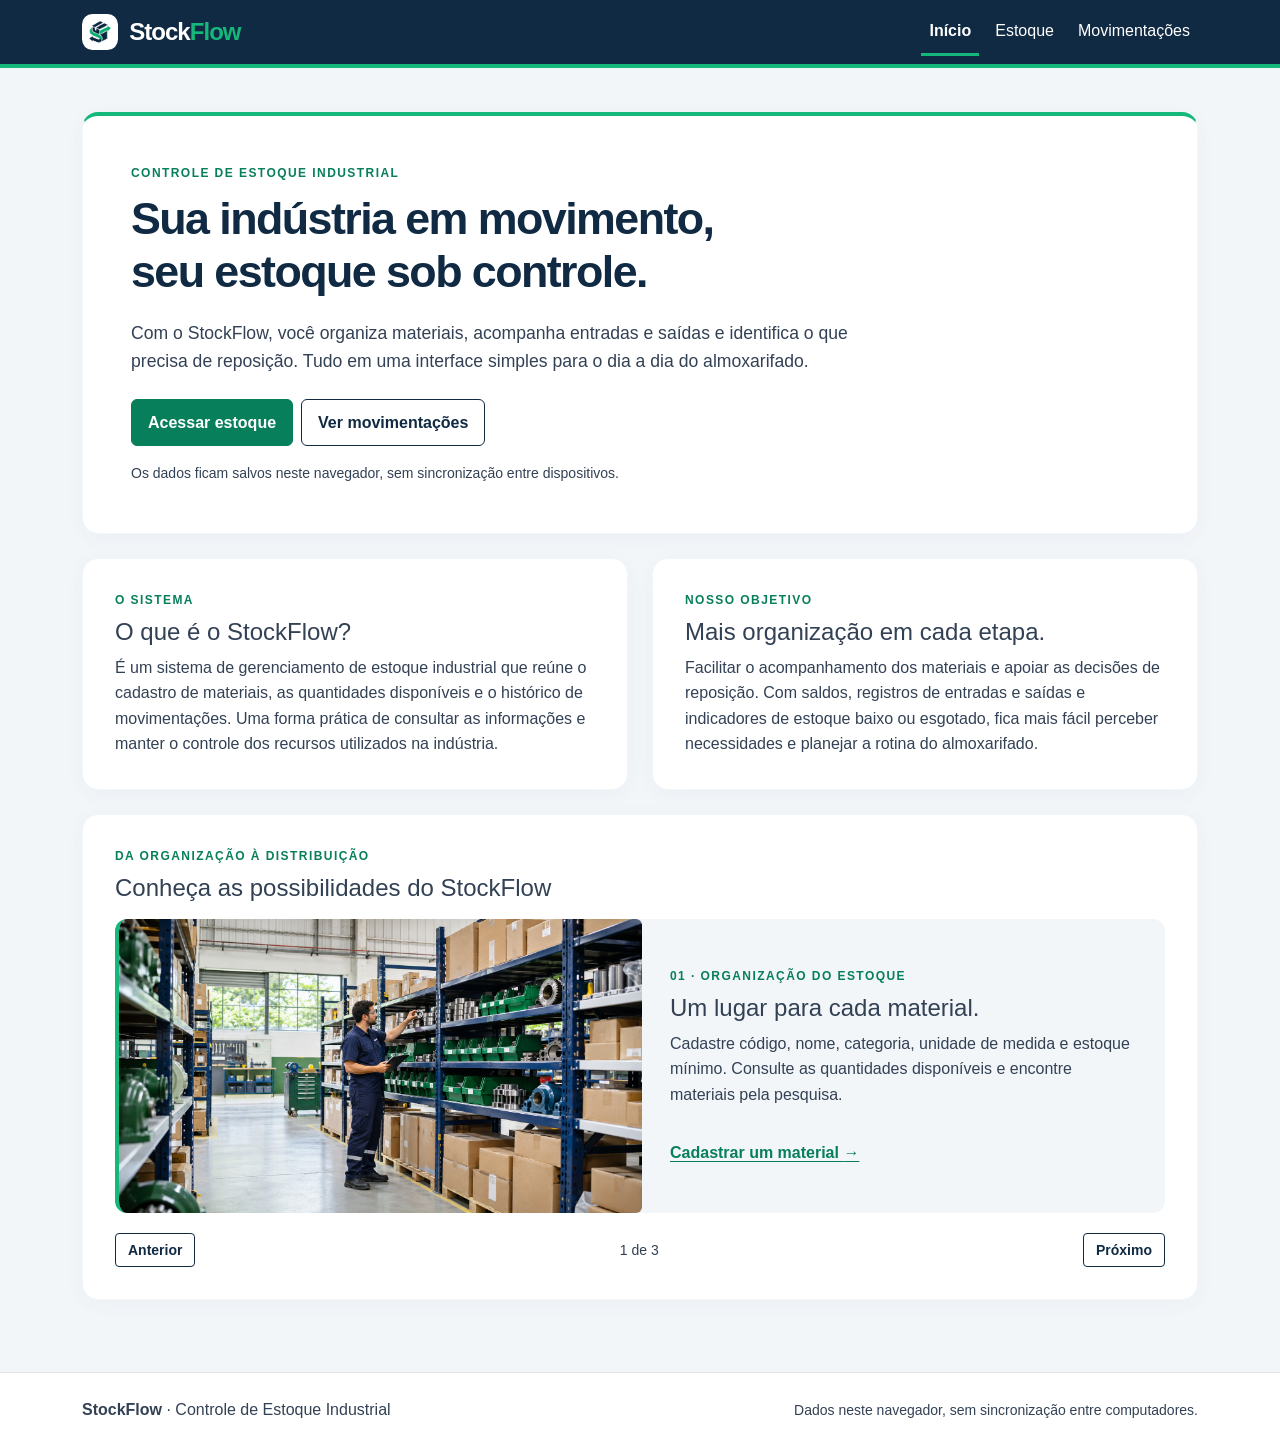
<file: index.html>
<!DOCTYPE html>
<html lang="pt-BR">
<head>
    <!-- Configurações da página e arquivos de estilo e comportamento. -->
    <meta charset="UTF-8">
    <meta name="viewport" content="width=device-width, initial-scale=1.0">
    <meta
        name="description"
        content="Conheça o StockFlow: organize materiais, acompanhe entradas e saídas e identifique necessidades de reposição no estoque industrial."
    >
    <title>Início | StockFlow</title>
    <link rel="icon" type="image/png" href="images/symbol-stockflow.png">
    <link
        href="https://cdn.jsdelivr.net/npm/bootstrap@5.3.8/dist/css/bootstrap.min.css"
        rel="stylesheet"
        integrity="sha384-sRIl4kxILFvY47J16cr9ZwB07vP4J8+LH7qKQnuqkuIAvNWLzeN8tE5YBujZqJLB"
        crossorigin="anonymous"
    >
    <link rel="stylesheet" href="style.css">
    <script
        src="https://cdn.jsdelivr.net/npm/bootstrap@5.3.8/dist/js/bootstrap.bundle.min.js"
        integrity="sha384-FKyoEForCGlyvwx9Hj09JcYn3nv7wiPVlz7YYwJrWVcXK/BmnVDxM+D2scQbITxI"
        crossorigin="anonymous"
        defer
    ></script>
    <script src="index.js" defer></script>
</head>
<body class="pagina-inicio">
    <a class="atalho-conteudo" href="#conteudo">Ir para o conteúdo</a>
    <!-- 1. Cabeçalho: marca e navegação entre as três páginas. -->
    <header class="cabecalho">
        <nav class="navbar navbar-expand-md" data-bs-theme="dark" aria-label="Navegação principal">
            <div class="container">
                <a
                    class="navbar-brand marca"
                    href="index.html"
                    aria-label="StockFlow: página inicial"
                >
                    <img src="images/symbol-stockflow.png" alt="" width="36" height="36">
                    <span>Stock<span class="marca-destaque">Flow</span></span>
                </a>
                <button
                    class="navbar-toggler"
                    type="button"
                    data-bs-toggle="collapse"
                    data-bs-target="#menu-principal"
                    aria-controls="menu-principal"
                    aria-expanded="false"
                    aria-label="Abrir ou fechar menu"
                >
                    <span class="navbar-toggler-icon"></span>
                </button>
                <div class="collapse navbar-collapse" id="menu-principal">
                    <ul class="navbar-nav ms-auto gap-md-2">
                        <li class="nav-item">
                            <a class="nav-link active" aria-current="page" href="index.html">Início</a>
                        </li>
                        <li class="nav-item">
                            <a class="nav-link" href="stock.html">Estoque</a>
                        </li>
                        <li class="nav-item">
                            <a class="nav-link" href="movements.html">Movimentações</a>
                        </li>
                    </ul>
                </div>
            </div>
        </nav>
    </header>
    <main class="container conteudo-principal" id="conteudo" tabindex="-1">
        <!-- 2. Apresentação do sistema e atalhos de acesso. -->
        <section class="painel abertura-inicio mb-4" aria-labelledby="titulo-pagina">
            <p class="identificador">Controle de estoque industrial</p>
            <h1 id="titulo-pagina">Sua indústria em movimento,<br>seu estoque sob controle.</h1>
            <p class="descricao-inicio">
                Com o StockFlow, você organiza materiais, acompanha entradas e saídas e identifica o
                que precisa de reposição. Tudo em uma interface simples para o dia a dia do
                almoxarifado.
            </p>
            <div class="d-flex gap-2 flex-wrap">
                <a class="btn btn-primary" href="stock.html">Acessar estoque</a>
                <a class="btn btn-outline-primary" href="movements.html">Ver movimentações</a>
            </div>
            <p class="small texto-secundario mt-3 mb-0">
                Os dados ficam salvos neste navegador, sem sincronização entre dispositivos.
            </p>
        </section>
        <!-- 3. Descrição do sistema e do seu objetivo. -->
        <div class="row g-4 mb-4">
            <div class="col-md-6">
                <section class="painel h-100" aria-labelledby="titulo-sistema">
                    <p class="identificador">O sistema</p>
                    <h2 class="h4" id="titulo-sistema">O que é o StockFlow?</h2>
                    <p class="mb-0">
                        É um sistema de gerenciamento de estoque industrial que reúne o cadastro de
                        materiais, as quantidades disponíveis e o histórico de movimentações. Uma
                        forma prática de consultar as informações e manter o controle dos recursos
                        utilizados na indústria.
                    </p>
                </section>
            </div>
            <div class="col-md-6">
                <section class="painel h-100" aria-labelledby="titulo-objetivo">
                    <p class="identificador">Nosso objetivo</p>
                    <h2 class="h4" id="titulo-objetivo">Mais organização em cada etapa.</h2>
                    <p class="mb-0">
                        Facilitar o acompanhamento dos materiais e apoiar as decisões de reposição.
                        Com saldos, registros de entradas e saídas e indicadores de estoque baixo ou
                        esgotado, fica mais fácil perceber necessidades e planejar a rotina do
                        almoxarifado.
                    </p>
                </section>
            </div>
        </div>
        <!-- 4. Carrossel: cada carousel-item representa um slide. -->
        <section class="painel mb-4" aria-labelledby="titulo-recursos">
            <p class="identificador">Da organização à distribuição</p>
            <h2 class="h4 mb-3" id="titulo-recursos">Conheça as possibilidades do StockFlow</h2>
            <noscript><p class="texto-secundario">Ative o JavaScript para navegar pelo carrossel e abrir o menu em telas pequenas.</p></noscript>
            <div
                class="carousel slide"
                id="carrossel-recursos"
                role="region"
                aria-roledescription="carrossel"
                aria-label="Recursos do StockFlow"
            >
                <div class="carousel-inner">
                    <div
                        class="carousel-item active"
                        role="group"
                        aria-roledescription="slide"
                        aria-label="1 de 3: organização do estoque"
                    >
                        <div class="slide-recurso">
                            <img
                                class="imagem-recurso"
                                src="images/stock-check.png"
                                alt="Profissional conferindo componentes nas prateleiras de um almoxarifado industrial."
                                width="1672"
                                height="941"
                                decoding="async"
                            >
                            <div class="texto-recurso">
                                <p class="identificador">01 · Organização do estoque</p>
                                <h3 class="h4">Um lugar para cada material.</h3>
                                <p>
                                    Cadastre código, nome, categoria, unidade de medida e estoque
                                    mínimo. Consulte as quantidades disponíveis e encontre materiais
                                    pela pesquisa.
                                </p>
                                <a class="link-recurso" href="stock.html#cadastro">Cadastrar um material <span aria-hidden="true">→</span></a>
                            </div>
                        </div>
                    </div>
                    <div
                        class="carousel-item"
                        role="group"
                        aria-roledescription="slide"
                        aria-label="2 de 3: recebimento de materiais"
                    >
                        <div class="slide-recurso">
                            <img
                                class="imagem-recurso"
                                src="images/receiving-check.png"
                                alt="Profissional conferindo rolamentos e peças recebidos em uma caixa sobre a bancada."
                                width="1672"
                                height="941"
                                loading="lazy"
                                decoding="async"
                            >
                            <div class="texto-recurso">
                                <p class="identificador">02 · Recebimento de materiais</p>
                                <h3 class="h4">Cada entrada registrada.</h3>
                                <p>
                                    Depois da conferência dos materiais, registre a entrada para
                                    atualizar o saldo. O histórico guarda a quantidade, a data, a
                                    hora e uma observação opcional.
                                </p>
                                <a class="link-recurso" href="movements.html">Registrar uma entrada <span aria-hidden="true">→</span></a>
                            </div>
                        </div>
                    </div>
                    <div
                        class="carousel-item"
                        role="group"
                        aria-roledescription="slide"
                        aria-label="3 de 3: distribuição de materiais"
                    >
                        <div class="slide-recurso">
                            <img
                                class="imagem-recurso"
                                src="images/materials-distribution.png"
                                alt="Dois profissionais entregando uma caixa de componentes no almoxarifado da fábrica."
                                width="1672"
                                height="941"
                                loading="lazy"
                                decoding="async"
                            >
                            <div class="texto-recurso">
                                <p class="identificador">03 · Distribuição de materiais</p>
                                <h3 class="h4">Acompanhe o que sai do estoque.</h3>
                                <p>
                                    Registre as saídas para acompanhar o uso dos materiais. O
                                    sistema bloqueia quantidades acima do saldo disponível e indica
                                    itens com estoque baixo ou esgotado.
                                </p>
                                <a class="link-recurso" href="movements.html">Registrar uma saída <span aria-hidden="true">→</span></a>
                            </div>
                        </div>
                    </div>
                </div>
                <div class="controles-carrossel">
                    <button
                        class="btn btn-outline-primary btn-sm"
                        type="button"
                        data-bs-target="#carrossel-recursos"
                        data-bs-slide="prev"
                    >Anterior</button>
                    <p
                        class="small mb-0"
                        id="status-carrossel"
                        aria-live="polite"
                        aria-atomic="true"
                    >
                        1 de 3
                    </p>
                    <button
                        class="btn btn-outline-primary btn-sm"
                        type="button"
                        data-bs-target="#carrossel-recursos"
                        data-bs-slide="next"
                    >Próximo</button>
                </div>
            </div>
        </section>
    </main>
    <!-- 5. Rodapé: identificação do sistema e aviso sobre os dados locais. -->
    <footer class="rodape">
        <div class="container rodape-conteudo">
            <p class="mb-0"><strong>StockFlow</strong> · Controle de Estoque Industrial</p>
            <p class="small mb-0">Dados neste navegador, sem sincronização entre computadores.</p>
        </div>
    </footer>
</body>
</html>
</file>
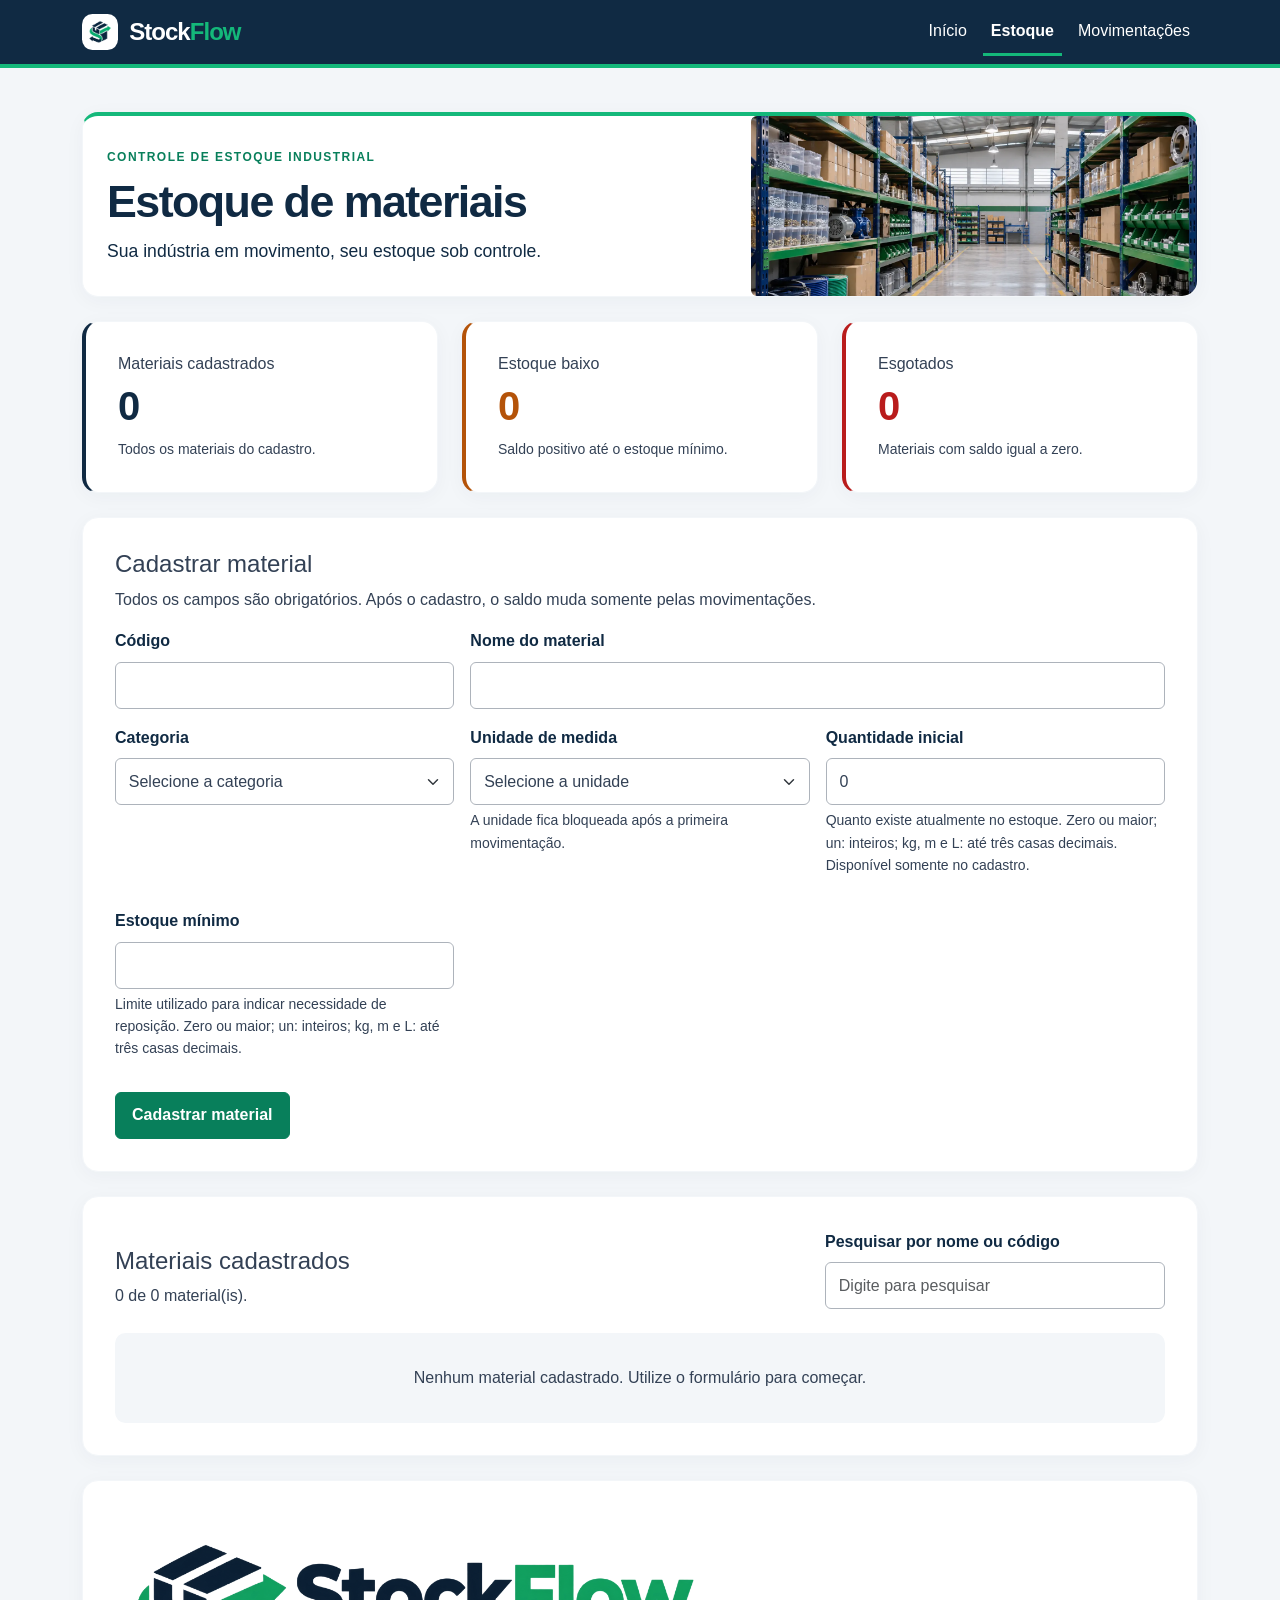
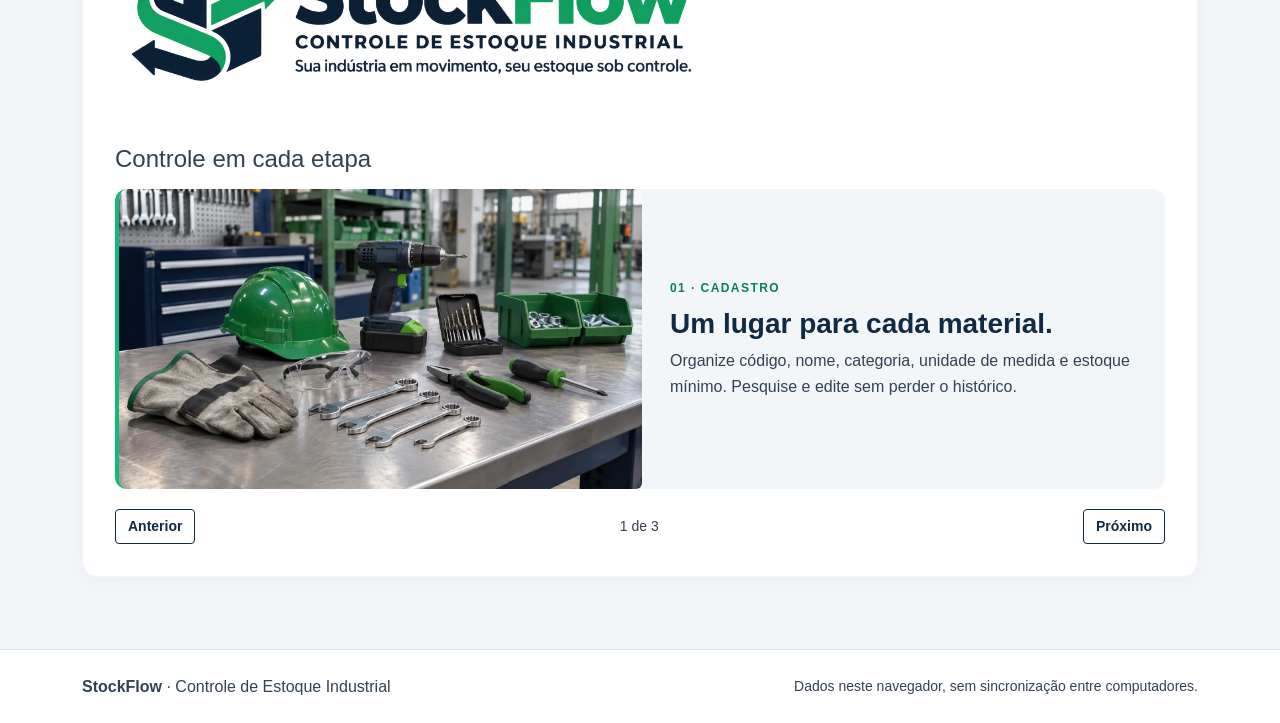
<file: estoque.html>
<!DOCTYPE html>
<html lang="pt-BR">
<head>
    <!-- Configurações da página e arquivos de estilo e comportamento. -->
    <meta charset="UTF-8">
    <meta name="viewport" content="width=device-width, initial-scale=1.0">
    <meta
        name="description"
        content="StockFlow: acompanhe os materiais e as necessidades de reposição do estoque industrial."
    >
    <title>Estoque | StockFlow</title>
    <link rel="icon" type="image/png" href="images/symbol-stockflow.png">
    <link
        href="https://cdn.jsdelivr.net/npm/bootstrap@5.3.8/dist/css/bootstrap.min.css"
        rel="stylesheet"
        integrity="sha384-sRIl4kxILFvY47J16cr9ZwB07vP4J8+LH7qKQnuqkuIAvNWLzeN8tE5YBujZqJLB"
        crossorigin="anonymous"
    >
    <link rel="stylesheet" href="style.css">
    <script
        src="https://cdn.jsdelivr.net/npm/bootstrap@5.3.8/dist/js/bootstrap.bundle.min.js"
        integrity="sha384-FKyoEForCGlyvwx9Hj09JcYn3nv7wiPVlz7YYwJrWVcXK/BmnVDxM+D2scQbITxI"
        crossorigin="anonymous"
        defer
    ></script>
    <script src="script.js" defer></script>
</head>
<body>
    <a class="atalho-conteudo" href="#conteudo">Ir para o conteúdo</a>
    <!-- 1. Cabeçalho: marca e navegação entre as três páginas. -->
    <header class="cabecalho">
        <nav class="navbar navbar-expand-md" data-bs-theme="dark" aria-label="Navegação principal">
            <div class="container">
                <a
                    class="navbar-brand marca"
                    href="index.html"
                    aria-label="StockFlow: página inicial"
                >
                    <img src="images/symbol-stockflow.png" alt="" width="36" height="36">
                    <span>Stock<span class="marca-destaque">Flow</span></span>
                </a>
                <button
                    class="navbar-toggler"
                    type="button"
                    data-bs-toggle="collapse"
                    data-bs-target="#menu-principal"
                    aria-controls="menu-principal"
                    aria-expanded="false"
                    aria-label="Abrir ou fechar menu"
                >
                    <span class="navbar-toggler-icon"></span>
                </button>
                <div class="collapse navbar-collapse" id="menu-principal">
                    <ul class="navbar-nav ms-auto gap-md-2">
                        <li class="nav-item">
                            <a class="nav-link" href="index.html">Início</a>
                        </li>
                        <li class="nav-item">
                            <a class="nav-link active" aria-current="page" href="estoque.html">Estoque</a>
                        </li>
                        <li class="nav-item">
                            <a class="nav-link" href="movements.html">Movimentações</a>
                        </li>
                    </ul>
                </div>
            </div>
        </nav>
    </header>
    <main class="container conteudo-principal" id="conteudo" tabindex="-1">
        <!-- 2. Mensagens do sistema e apresentação da página de estoque. -->
        <div class="mensagem mb-4" id="mensagem-sistema" role="alert" hidden></div>
        <noscript><p class="mensagem mensagem-erro">Ative o JavaScript para utilizar os formulários e consultar o estoque. O menu em telas pequenas também depende de JavaScript.</p></noscript>
        <section class="painel apresentacao mb-4" aria-labelledby="titulo-pagina">
            <div class="texto-apresentacao">
                <p class="identificador">Controle de estoque industrial</p>
                <h1 id="titulo-pagina">Estoque de materiais</h1>
                <p class="slogan mb-0">Sua indústria em movimento, seu estoque sob controle.</p>
            </div>
            <!-- Uma imagem compacta apresenta o contexto sem ocupar a área dos formulários. -->
            <img
                class="imagem-apresentacao"
                src="images/warehouse.webp"
                alt="Corredor de um almoxarifado com materiais organizados em prateleiras."
                width="1600"
                height="900"
                decoding="async"
            >
        </section>
        <!-- 3. Indicadores: os valores são preenchidos pelo script.js. -->
        <section class="row g-4 mb-4" aria-label="Indicadores de materiais">
            <div class="col-md-4">
                <article class="painel indicador h-100">
                    <h2 class="h6">Materiais cadastrados</h2>
                    <p class="valor-indicador" id="total-materiais">0</p>
                    <p class="small mb-0">Todos os materiais do cadastro.</p>
                </article>
            </div>
            <div class="col-md-4">
                <article class="painel indicador indicador-alerta h-100">
                    <h2 class="h6">Estoque baixo</h2>
                    <p class="valor-indicador" id="total-baixos">0</p>
                    <p class="small mb-0">Saldo positivo até o estoque mínimo.</p>
                </article>
            </div>
            <div class="col-md-4">
                <article class="painel indicador indicador-erro h-100">
                    <h2 class="h6">Esgotados</h2>
                    <p class="valor-indicador" id="total-esgotados">0</p>
                    <p class="small mb-0">Materiais com saldo igual a zero.</p>
                </article>
            </div>
        </section>
        <!-- 4. Formulário usado para cadastrar e editar materiais. -->
        <section class="painel mb-4" id="cadastro" aria-labelledby="titulo-cadastro">
            <h2 class="h4" id="titulo-cadastro">Cadastrar material</h2>
            <p class="texto-secundario">
                Todos os campos são obrigatórios. Após o cadastro, o saldo muda somente pelas
                movimentações.
            </p>
            <!-- novalidate deixa as mensagens de validação sob controle do script.js. -->
            <form id="formulario-material" novalidate>
                <fieldset id="campos-material">
                    <legend class="visually-hidden">Dados cadastrais do material</legend>
                    <div class="row g-3">
                        <div class="col-md-4">
                            <label class="form-label" for="codigo-material">Código</label>
                            <input
                                class="form-control"
                                id="codigo-material"
                                name="codigo"
                                type="text"
                                maxlength="40"
                                required
                            >
                        </div>
                        <div class="col-md-8">
                            <label class="form-label" for="nome-material">Nome do material</label>
                            <input
                                class="form-control"
                                id="nome-material"
                                name="nome"
                                type="text"
                                maxlength="120"
                                required
                            >
                        </div>
                        <div class="col-md-4">
                            <label class="form-label" for="categoria-material">Categoria</label>
                            <select
                                class="form-select"
                                id="categoria-material"
                                name="categoria"
                                required
                            >
                                <option value="">Selecione a categoria</option>
                                <option value="materia-prima">Matérias-primas</option>
                                <option value="componentes">Peças e componentes</option>
                                <option value="ferramentas">Ferramentas e acessórios</option>
                                <option value="seguranca">EPI e segurança</option>
                                <option value="eletricos">Materiais elétricos</option>
                                <option value="hidraulicos">Materiais hidráulicos e pneumáticos</option>
                                <option value="limpeza">Limpeza e higiene</option>
                                <option value="manutencao">Lubrificantes e produtos de manutenção</option>
                                <option value="embalagens">Embalagens</option>
                                <option value="escritorio">Materiais de escritório</option>
                                <option value="consumo">Materiais de consumo</option>
                                <option value="outros">Outros</option>
                            </select>
                        </div>
                        <div class="col-md-4">
                            <label class="form-label" for="unidade-material">Unidade de medida</label>
                            <select
                                class="form-select"
                                id="unidade-material"
                                name="unidade"
                                aria-describedby="ajuda-unidade"
                                required
                            >
                                <option value="">Selecione a unidade</option>
                                <option value="un">Unidade (un)</option>
                                <option value="kg">Quilograma (kg)</option>
                                <option value="m">Metro (m)</option>
                                <option value="l">Litro (L)</option>
                            </select>
                            <p class="form-text" id="ajuda-unidade">
                                A unidade fica bloqueada após a primeira movimentação.
                            </p>
                        </div>
                        <div class="col-md-4">
                            <label class="form-label" for="inicial-material">Quantidade inicial</label>
                            <input
                                class="form-control"
                                id="inicial-material"
                                name="quantidadeInicial"
                                type="text"
                                inputmode="decimal"
                                maxlength="24"
                                value="0"
                                aria-describedby="ajuda-inicial"
                                required
                            >
                            <p class="form-text" id="ajuda-inicial">
                                Quanto existe atualmente no estoque. Zero ou maior; un: inteiros;
                                kg, m e L: até três casas decimais. Disponível somente no cadastro.
                            </p>
                        </div>
                        <div class="col-md-4">
                            <label class="form-label" for="minimo-material">Estoque mínimo</label>
                            <input
                                class="form-control"
                                id="minimo-material"
                                name="estoqueMinimo"
                                type="text"
                                inputmode="decimal"
                                maxlength="24"
                                aria-describedby="ajuda-minimo"
                                required
                            >
                            <p class="form-text" id="ajuda-minimo">
                                Limite utilizado para indicar necessidade de reposição. Zero ou
                                maior; un: inteiros; kg, m e L: até três casas decimais.
                            </p>
                        </div>
                    </div>
                    <p class="mensagem mensagem-erro mt-3" id="erro-material" role="alert" hidden></p>
                    <div class="d-flex gap-2 flex-wrap mt-3">
                        <button class="btn btn-primary" id="salvar-material" type="submit">Cadastrar material</button>
                        <button
                            class="btn btn-outline-primary"
                            id="cancelar-edicao"
                            type="button"
                            hidden
                        >Cancelar edição</button>
                    </div>
                </fieldset>
            </form>
        </section>
        <!-- 5. Pesquisa e tabela: as linhas são criadas pelo JavaScript. -->
        <section class="painel mb-4" aria-labelledby="titulo-lista">
            <div class="cabecalho-painel">
                <div>
                    <h2 class="h4" id="titulo-lista">Materiais cadastrados</h2>
                    <p class="texto-secundario mb-0" id="resumo-materiais" role="status"></p>
                </div>
                <div class="campo-pesquisa">
                    <label class="form-label" for="pesquisa-material">Pesquisar por nome ou código</label>
                    <input
                        class="form-control"
                        id="pesquisa-material"
                        type="search"
                        placeholder="Digite para pesquisar"
                        autocomplete="off"
                    >
                </div>
            </div>
            <p class="estado-vazio" id="vazio-materiais">
                Nenhum material cadastrado. Utilize o formulário para começar.
            </p>
            <!-- Em telas pequenas, a rolagem fica somente na tabela. -->
            <div
                class="table-responsive"
                id="tabela-materiais"
                role="region"
                aria-label="Materiais cadastrados; role horizontalmente em telas pequenas"
                tabindex="0"
                hidden
            >
                <table class="table align-middle mb-0">
                    <caption class="visually-hidden">Cadastro de materiais com saldo, estoque mínimo e situação.</caption>
                    <thead>
                        <tr>
                            <th scope="col">Código</th>
                            <th scope="col">Material</th>
                            <th scope="col">Categoria</th>
                            <th scope="col">Unidade</th>
                            <th scope="col" class="text-end">Mínimo</th>
                            <th scope="col" class="text-end">Saldo</th>
                            <th scope="col">Situação</th>
                            <th scope="col">Ação</th>
                        </tr>
                    </thead>
                    <tbody id="lista-materiais"></tbody>
                </table>
            </div>
        </section>
        <!-- 6. Apresentação dos recursos em um carrossel do Bootstrap. -->
        <section class="painel mb-4" aria-labelledby="titulo-recursos">
            <img
                class="logomarca-completa"
                src="images/logo-stockflow.png"
                alt="StockFlow — Controle de Estoque Industrial. Sua indústria em movimento, seu estoque sob controle."
            >
            <h2 class="h4 mb-3" id="titulo-recursos">Controle em cada etapa</h2>
            <!-- O Bootstrap cuida dos slides; os botões permitem avanço manual. -->
            <div
                class="carousel slide"
                id="carrossel-recursos"
                role="region"
                aria-roledescription="carrossel"
                aria-label="Recursos do StockFlow"
            >
                <div class="carousel-inner">
                    <div
                        class="carousel-item active"
                        role="group"
                        aria-roledescription="slide"
                        aria-label="1 de 3: cadastro"
                    >
                        <div class="slide-recurso">
                            <!-- WebP deixa a imagem leve; o texto fica separado para facilitar a leitura. -->
                            <img
                                class="imagem-recurso"
                                src="images/tools-ppe.webp"
                                alt="Ferramentas, peças e equipamentos de proteção organizados em uma bancada."
                                width="1600"
                                height="900"
                                loading="lazy"
                                decoding="async"
                            >
                            <div class="texto-recurso">
                                <p class="identificador">01 · Cadastro</p>
                                <h3>Um lugar para cada material.</h3>
                                <p>
                                    Organize código, nome, categoria, unidade de medida e estoque
                                    mínimo. Pesquise e edite sem perder o histórico.
                                </p>
                            </div>
                        </div>
                    </div>
                    <div
                        class="carousel-item"
                        role="group"
                        aria-roledescription="slide"
                        aria-label="2 de 3: movimentações"
                    >
                        <div class="slide-recurso">
                            <img
                                class="imagem-recurso"
                                src="images/dispatch.webp"
                                alt="Conferência de caixas e componentes em uma bancada de recebimento e expedição."
                                width="1600"
                                height="900"
                                loading="lazy"
                                decoding="async"
                            >
                            <div class="texto-recurso">
                                <p class="identificador">02 · Movimentações</p>
                                <h3>Saiba o que entra e o que sai.</h3>
                                <p>
                                    Registre quantidades com data e hora automáticas. Saídas acima
                                    do saldo são bloqueadas para manter o estoque consistente.
                                </p>
                            </div>
                        </div>
                    </div>
                    <div
                        class="carousel-item"
                        role="group"
                        aria-roledescription="slide"
                        aria-label="3 de 3: alertas"
                    >
                        <div class="slide-recurso">
                            <img
                                class="imagem-recurso"
                                src="images/replenishment.webp"
                                alt="Caixas de peças com diferentes quantidades, incluindo uma com poucas unidades para reposição."
                                width="1600"
                                height="900"
                                loading="lazy"
                                decoding="async"
                            >
                            <div class="texto-recurso">
                                <p class="identificador">03 · Alertas</p>
                                <h3>Reposição no momento certo.</h3>
                                <p>
                                    Identifique materiais esgotados ou com estoque baixo na tabela
                                    de materiais. Cada situação combina texto e cor para facilitar a
                                    leitura.
                                </p>
                            </div>
                        </div>
                    </div>
                </div>
                <div class="controles-carrossel">
                    <button
                        class="btn btn-outline-primary btn-sm"
                        type="button"
                        data-bs-target="#carrossel-recursos"
                        data-bs-slide="prev"
                    >Anterior</button>
                    <p
                        class="small mb-0"
                        id="status-carrossel"
                        aria-live="polite"
                        aria-atomic="true"
                    >
                        1 de 3
                    </p>
                    <button
                        class="btn btn-outline-primary btn-sm"
                        type="button"
                        data-bs-target="#carrossel-recursos"
                        data-bs-slide="next"
                    >Próximo</button>
                </div>
            </div>
        </section>
    </main>
    <!-- 7. Rodapé compartilhado pelas páginas. -->
    <footer class="rodape">
        <div class="container rodape-conteudo">
            <p class="mb-0"><strong>StockFlow</strong> · Controle de Estoque Industrial</p>
            <p class="small mb-0">Dados neste navegador, sem sincronização entre computadores.</p>
        </div>
    </footer>
</body>
</html>
</file>
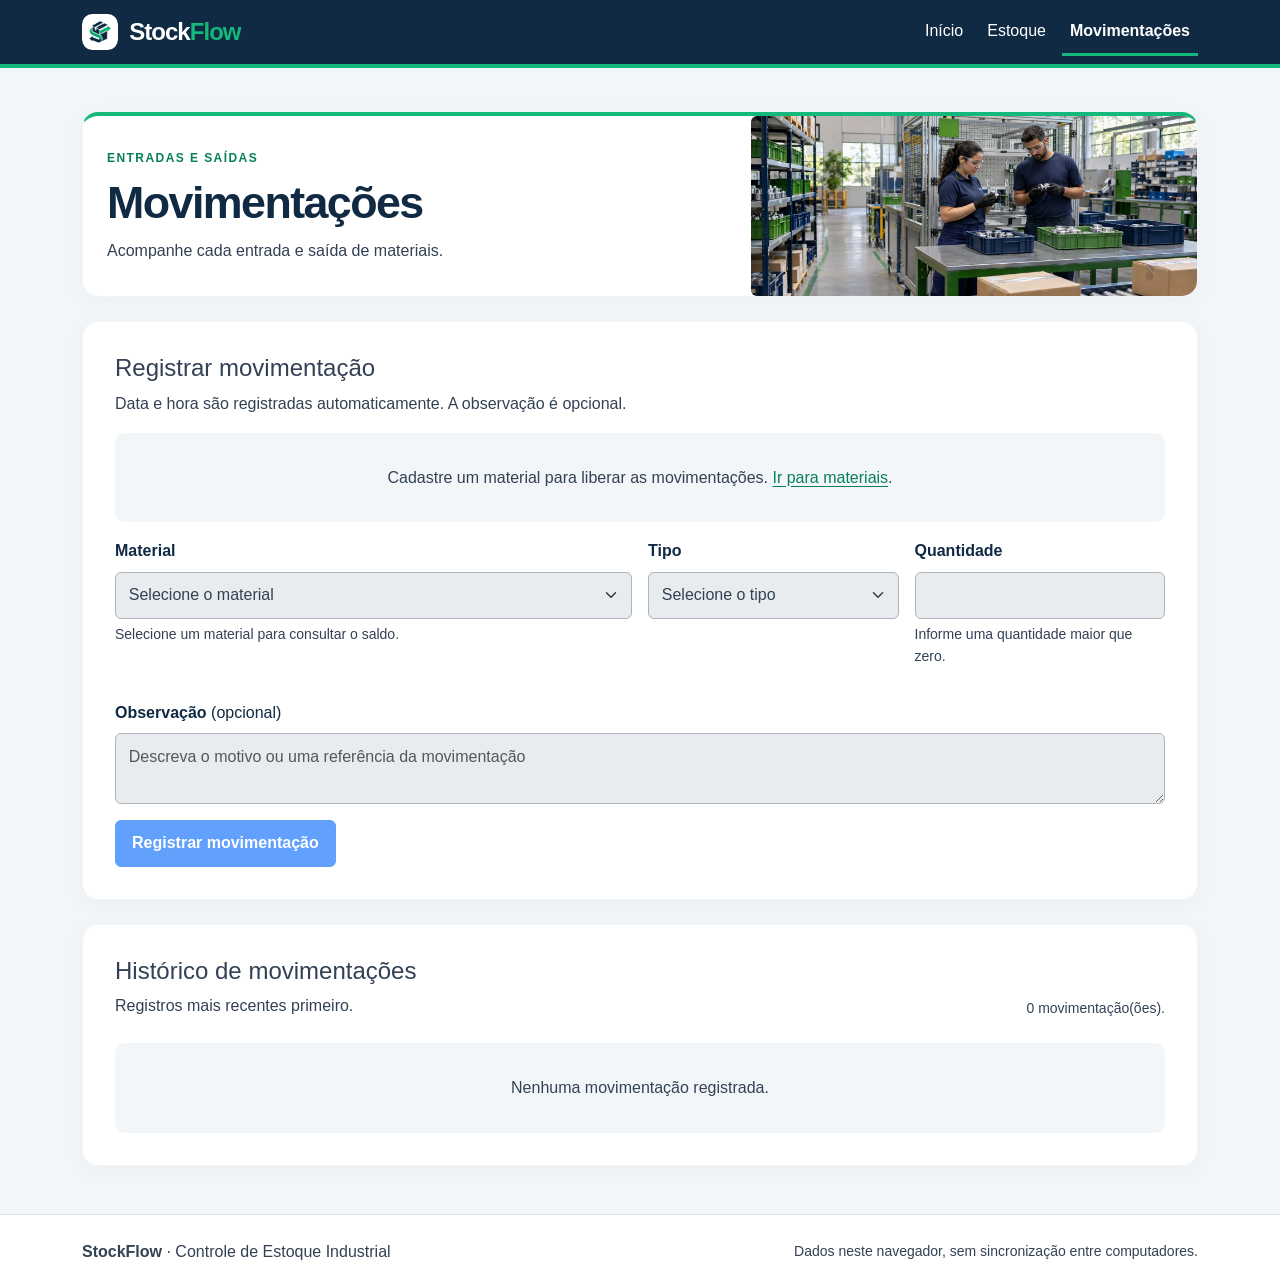
<file: movements.html>
<!DOCTYPE html>
<html lang="pt-BR">
<head>
    <!-- Configurações da página e arquivos de estilo e comportamento. -->
    <meta charset="UTF-8">
    <meta name="viewport" content="width=device-width, initial-scale=1.0">
    <meta
        name="description"
        content="Registre entradas e saídas e consulte o histórico de movimentações no StockFlow."
    >
    <title>Movimentações | StockFlow</title>
    <link rel="icon" type="image/png" href="images/symbol-stockflow.png">
    <link
        href="https://cdn.jsdelivr.net/npm/bootstrap@5.3.8/dist/css/bootstrap.min.css"
        rel="stylesheet"
        integrity="sha384-sRIl4kxILFvY47J16cr9ZwB07vP4J8+LH7qKQnuqkuIAvNWLzeN8tE5YBujZqJLB"
        crossorigin="anonymous"
    >
    <link rel="stylesheet" href="style.css">
    <script
        src="https://cdn.jsdelivr.net/npm/bootstrap@5.3.8/dist/js/bootstrap.bundle.min.js"
        integrity="sha384-FKyoEForCGlyvwx9Hj09JcYn3nv7wiPVlz7YYwJrWVcXK/BmnVDxM+D2scQbITxI"
        crossorigin="anonymous"
        defer
    ></script>
    <script src="script.js" defer></script>
</head>
<body>
    <a class="atalho-conteudo" href="#conteudo">Ir para o conteúdo</a>
    <!-- 1. Cabeçalho: marca e navegação entre as três páginas. -->
    <header class="cabecalho">
        <nav class="navbar navbar-expand-md" data-bs-theme="dark" aria-label="Navegação principal">
            <div class="container">
                <a
                    class="navbar-brand marca"
                    href="index.html"
                    aria-label="StockFlow: página inicial"
                >
                    <img src="images/symbol-stockflow.png" alt="" width="36" height="36">
                    <span>Stock<span class="marca-destaque">Flow</span></span>
                </a>
                <button
                    class="navbar-toggler"
                    type="button"
                    data-bs-toggle="collapse"
                    data-bs-target="#menu-principal"
                    aria-controls="menu-principal"
                    aria-expanded="false"
                    aria-label="Abrir ou fechar menu"
                >
                    <span class="navbar-toggler-icon"></span>
                </button>
                <div class="collapse navbar-collapse" id="menu-principal">
                    <ul class="navbar-nav ms-auto gap-md-2">
                        <li class="nav-item">
                            <a class="nav-link" href="index.html">Início</a>
                        </li>
                        <li class="nav-item">
                            <a class="nav-link" href="stock.html">Estoque</a>
                        </li>
                        <li class="nav-item">
                            <a class="nav-link active" aria-current="page" href="movements.html">Movimentações</a>
                        </li>
                    </ul>
                </div>
            </div>
        </nav>
    </header>
    <main class="container conteudo-principal" id="conteudo" tabindex="-1">
        <!-- 2. Mensagens do sistema e apresentação das movimentações. -->
        <div class="mensagem mb-4" id="mensagem-sistema" role="alert" hidden></div>
        <noscript><p class="mensagem mensagem-erro">Ative o JavaScript para utilizar os formulários e consultar o estoque. O menu em telas pequenas também depende de JavaScript.</p></noscript>
        <section class="painel apresentacao mb-4" aria-labelledby="titulo-pagina">
            <div class="texto-apresentacao">
                <p class="identificador">Entradas e saídas</p>
                <h1 id="titulo-pagina">Movimentações</h1>
                <p class="mb-0">Acompanhe cada entrada e saída de materiais.</p>
            </div>
            <img
                class="imagem-apresentacao"
                src="images/production.webp"
                alt="Equipe inspecionando peças em uma área de produção industrial organizada."
                width="1600"
                height="900"
                decoding="async"
            >
        </section>
        <!-- 3. Formulário para registrar uma entrada ou uma saída. -->
        <section class="painel mb-4" aria-labelledby="titulo-movimentacao">
            <h2 class="h4" id="titulo-movimentacao">Registrar movimentação</h2>
            <p class="texto-secundario">
                Data e hora são registradas automaticamente. A observação é opcional.
            </p>
            <p class="estado-vazio mb-3" id="aviso-sem-materiais">Cadastre um material para liberar as movimentações. <a href="stock.html#cadastro">Ir para materiais</a>.</p>
            <!-- novalidate deixa as mensagens de validação sob controle do script.js. -->
            <form id="formulario-movimentacao" novalidate>
                <fieldset id="campos-movimentacao">
                    <legend class="visually-hidden">Dados da movimentação</legend>
                    <div class="row g-3">
                        <div class="col-md-6">
                            <label class="form-label" for="material-movimentacao">Material</label>
                            <select
                                class="form-select"
                                id="material-movimentacao"
                                name="material"
                                aria-describedby="saldo-selecionado"
                                required
                            >
                                <option value="">Selecione o material</option>
                            </select>
                            <p class="form-text" id="saldo-selecionado" role="status">
                                Selecione um material para consultar o saldo.
                            </p>
                        </div>
                        <div class="col-md-3">
                            <label class="form-label" for="tipo-movimentacao">Tipo</label>
                            <select class="form-select" id="tipo-movimentacao" name="tipo" required>
                                <option value="">Selecione o tipo</option>
                                <option value="entrada">Entrada</option>
                                <option value="saida">Saída</option>
                            </select>
                        </div>
                        <div class="col-md-3">
                            <label class="form-label" for="quantidade-movimentacao">Quantidade</label>
                            <input
                                class="form-control"
                                id="quantidade-movimentacao"
                                name="quantidade"
                                type="text"
                                inputmode="decimal"
                                maxlength="24"
                                aria-describedby="ajuda-quantidade"
                                required
                            >
                            <p class="form-text" id="ajuda-quantidade">
                                Informe uma quantidade maior que zero.
                            </p>
                        </div>
                        <div class="col-12">
                            <label class="form-label" for="observacao-movimentacao">Observação <span class="fw-normal">(opcional)</span></label>
                            <textarea
                                class="form-control"
                                id="observacao-movimentacao"
                                name="observacao"
                                rows="2"
                                maxlength="500"
                                placeholder="Descreva o motivo ou uma referência da movimentação"
                            ></textarea>
                        </div>
                    </div>
                    <p
                        class="mensagem mensagem-erro mt-3"
                        id="erro-movimentacao"
                        role="alert"
                        hidden
                    ></p>
                    <button class="btn btn-primary mt-3" type="submit">Registrar movimentação</button>
                </fieldset>
            </form>
        </section>
        <!-- 4. Histórico: o JavaScript monta as linhas da tabela. -->
        <section class="painel" aria-labelledby="titulo-historico">
            <div class="cabecalho-painel">
                <div>
                    <h2 class="h4" id="titulo-historico">Histórico de movimentações</h2>
                    <p class="texto-secundario mb-0">Registros mais recentes primeiro.</p>
                </div>
                <p class="small mb-0" id="resumo-movimentacoes" role="status"></p>
            </div>
            <p class="estado-vazio" id="vazio-movimentacoes">Nenhuma movimentação registrada.</p>
            <!-- Em telas pequenas, a rolagem fica somente na tabela. -->
            <div
                class="table-responsive"
                id="tabela-movimentacoes"
                role="region"
                aria-label="Histórico; role horizontalmente em telas pequenas"
                tabindex="0"
                hidden
            >
                <table class="table align-middle mb-0">
                    <caption class="visually-hidden">Histórico com material, tipo, quantidade, unidade, data e observação.</caption>
                    <thead>
                        <tr>
                            <th scope="col">Material</th>
                            <th scope="col">Tipo</th>
                            <th scope="col" class="text-end">Quantidade</th>
                            <th scope="col">Unidade</th>
                            <th scope="col">Data e hora</th>
                            <th scope="col">Observação</th>
                        </tr>
                    </thead>
                    <tbody id="lista-movimentacoes"></tbody>
                </table>
            </div>
        </section>
    </main>
    <!-- 5. Rodapé compartilhado pelas páginas. -->
    <footer class="rodape">
        <div class="container rodape-conteudo">
            <p class="mb-0"><strong>StockFlow</strong> · Controle de Estoque Industrial</p>
            <p class="small mb-0">Dados neste navegador, sem sincronização entre computadores.</p>
        </div>
    </footer>
</body>
</html>
</file>
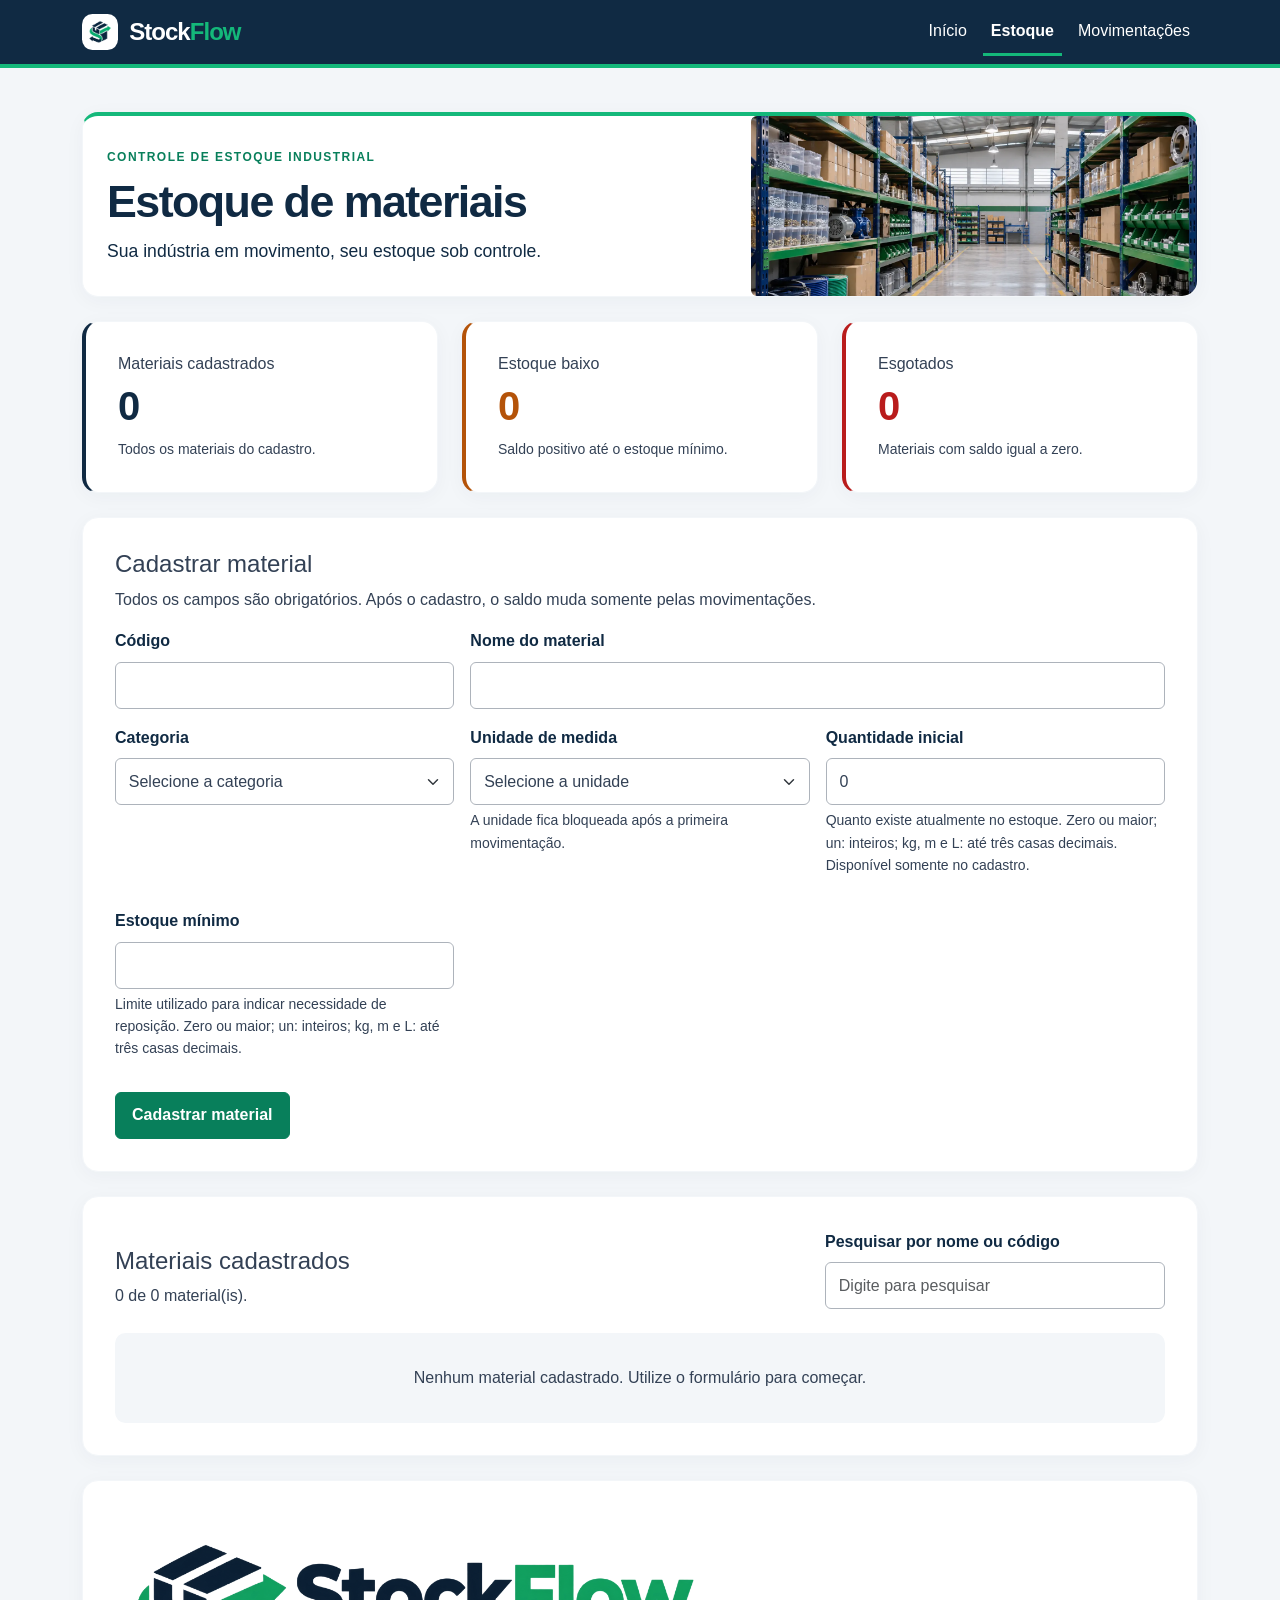
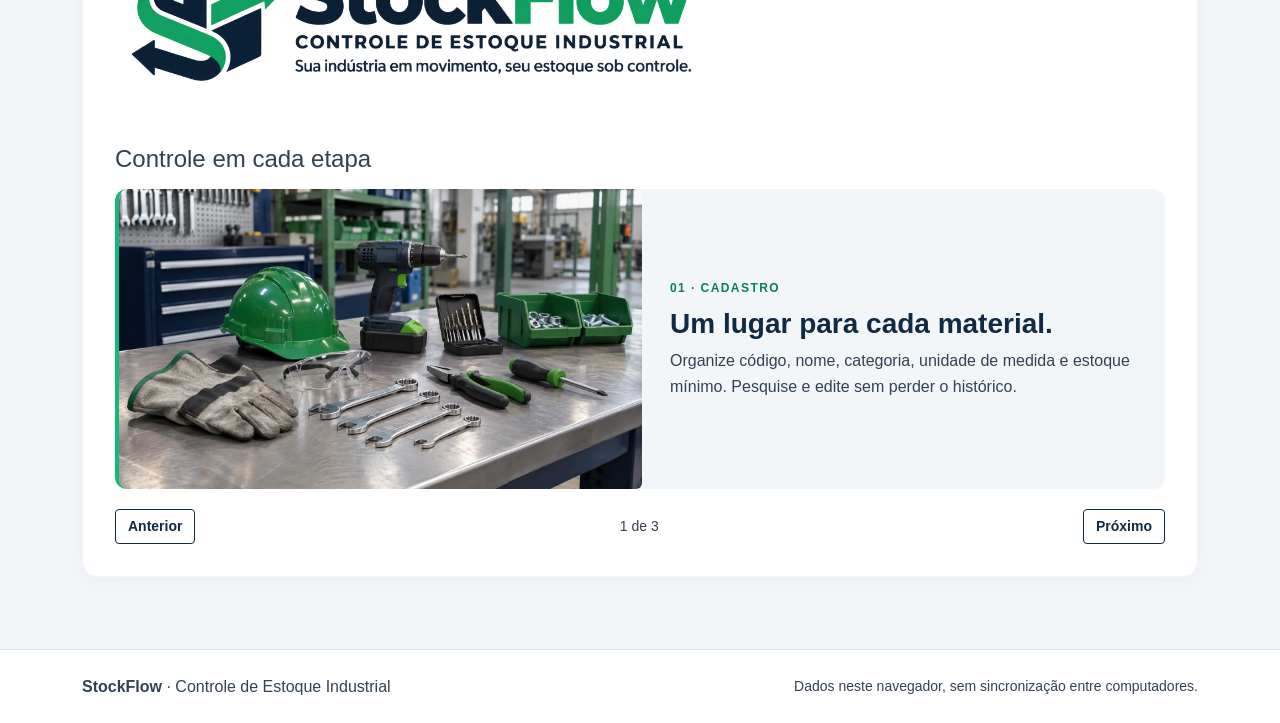
<file: stock.html>
<!DOCTYPE html>
<html lang="pt-BR">
<head>
    <!-- Configurações da página e arquivos de estilo e comportamento. -->
    <meta charset="UTF-8">
    <meta name="viewport" content="width=device-width, initial-scale=1.0">
    <meta
        name="description"
        content="StockFlow: acompanhe os materiais e as necessidades de reposição do estoque industrial."
    >
    <title>Estoque | StockFlow</title>
    <link rel="icon" type="image/png" href="images/symbol-stockflow.png">
    <link
        href="https://cdn.jsdelivr.net/npm/bootstrap@5.3.8/dist/css/bootstrap.min.css"
        rel="stylesheet"
        integrity="sha384-sRIl4kxILFvY47J16cr9ZwB07vP4J8+LH7qKQnuqkuIAvNWLzeN8tE5YBujZqJLB"
        crossorigin="anonymous"
    >
    <link rel="stylesheet" href="style.css">
    <script
        src="https://cdn.jsdelivr.net/npm/bootstrap@5.3.8/dist/js/bootstrap.bundle.min.js"
        integrity="sha384-FKyoEForCGlyvwx9Hj09JcYn3nv7wiPVlz7YYwJrWVcXK/BmnVDxM+D2scQbITxI"
        crossorigin="anonymous"
        defer
    ></script>
    <script src="script.js" defer></script>
</head>
<body>
    <a class="atalho-conteudo" href="#conteudo">Ir para o conteúdo</a>
    <!-- 1. Cabeçalho: marca e navegação entre as três páginas. -->
    <header class="cabecalho">
        <nav class="navbar navbar-expand-md" data-bs-theme="dark" aria-label="Navegação principal">
            <div class="container">
                <a
                    class="navbar-brand marca"
                    href="index.html"
                    aria-label="StockFlow: página inicial"
                >
                    <img src="images/symbol-stockflow.png" alt="" width="36" height="36">
                    <span>Stock<span class="marca-destaque">Flow</span></span>
                </a>
                <button
                    class="navbar-toggler"
                    type="button"
                    data-bs-toggle="collapse"
                    data-bs-target="#menu-principal"
                    aria-controls="menu-principal"
                    aria-expanded="false"
                    aria-label="Abrir ou fechar menu"
                >
                    <span class="navbar-toggler-icon"></span>
                </button>
                <div class="collapse navbar-collapse" id="menu-principal">
                    <ul class="navbar-nav ms-auto gap-md-2">
                        <li class="nav-item">
                            <a class="nav-link" href="index.html">Início</a>
                        </li>
                        <li class="nav-item">
                            <a class="nav-link active" aria-current="page" href="stock.html">Estoque</a>
                        </li>
                        <li class="nav-item">
                            <a class="nav-link" href="movements.html">Movimentações</a>
                        </li>
                    </ul>
                </div>
            </div>
        </nav>
    </header>
    <main class="container conteudo-principal" id="conteudo" tabindex="-1">
        <!-- 2. Mensagens do sistema e apresentação da página de estoque. -->
        <div class="mensagem mb-4" id="mensagem-sistema" role="alert" hidden></div>
        <noscript><p class="mensagem mensagem-erro">Ative o JavaScript para utilizar os formulários e consultar o estoque. O menu em telas pequenas também depende de JavaScript.</p></noscript>
        <section class="painel apresentacao mb-4" aria-labelledby="titulo-pagina">
            <div class="texto-apresentacao">
                <p class="identificador">Controle de estoque industrial</p>
                <h1 id="titulo-pagina">Estoque de materiais</h1>
                <p class="slogan mb-0">Sua indústria em movimento, seu estoque sob controle.</p>
            </div>
            <!-- Uma imagem compacta apresenta o contexto sem ocupar a área dos formulários. -->
            <img
                class="imagem-apresentacao"
                src="images/warehouse.webp"
                alt="Corredor de um almoxarifado com materiais organizados em prateleiras."
                width="1600"
                height="900"
                decoding="async"
            >
        </section>
        <!-- 3. Indicadores: os valores são preenchidos pelo script.js. -->
        <section class="row g-4 mb-4" aria-label="Indicadores de materiais">
            <div class="col-md-4">
                <article class="painel indicador h-100">
                    <h2 class="h6">Materiais cadastrados</h2>
                    <p class="valor-indicador" id="total-materiais">0</p>
                    <p class="small mb-0">Todos os materiais do cadastro.</p>
                </article>
            </div>
            <div class="col-md-4">
                <article class="painel indicador indicador-alerta h-100">
                    <h2 class="h6">Estoque baixo</h2>
                    <p class="valor-indicador" id="total-baixos">0</p>
                    <p class="small mb-0">Saldo positivo até o estoque mínimo.</p>
                </article>
            </div>
            <div class="col-md-4">
                <article class="painel indicador indicador-erro h-100">
                    <h2 class="h6">Esgotados</h2>
                    <p class="valor-indicador" id="total-esgotados">0</p>
                    <p class="small mb-0">Materiais com saldo igual a zero.</p>
                </article>
            </div>
        </section>
        <!-- 4. Formulário usado para cadastrar e editar materiais. -->
        <section class="painel mb-4" id="cadastro" aria-labelledby="titulo-cadastro">
            <h2 class="h4" id="titulo-cadastro">Cadastrar material</h2>
            <p class="texto-secundario">
                Todos os campos são obrigatórios. Após o cadastro, o saldo muda somente pelas
                movimentações.
            </p>
            <!-- novalidate deixa as mensagens de validação sob controle do script.js. -->
            <form id="formulario-material" novalidate>
                <fieldset id="campos-material">
                    <legend class="visually-hidden">Dados cadastrais do material</legend>
                    <div class="row g-3">
                        <div class="col-md-4">
                            <label class="form-label" for="codigo-material">Código</label>
                            <input
                                class="form-control"
                                id="codigo-material"
                                name="codigo"
                                type="text"
                                maxlength="40"
                                required
                            >
                        </div>
                        <div class="col-md-8">
                            <label class="form-label" for="nome-material">Nome do material</label>
                            <input
                                class="form-control"
                                id="nome-material"
                                name="nome"
                                type="text"
                                maxlength="120"
                                required
                            >
                        </div>
                        <div class="col-md-4">
                            <label class="form-label" for="categoria-material">Categoria</label>
                            <select
                                class="form-select"
                                id="categoria-material"
                                name="categoria"
                                required
                            >
                                <option value="">Selecione a categoria</option>
                                <option value="materia-prima">Matérias-primas</option>
                                <option value="componentes">Peças e componentes</option>
                                <option value="ferramentas">Ferramentas e acessórios</option>
                                <option value="seguranca">EPI e segurança</option>
                                <option value="eletricos">Materiais elétricos</option>
                                <option value="hidraulicos">Materiais hidráulicos e pneumáticos</option>
                                <option value="limpeza">Limpeza e higiene</option>
                                <option value="manutencao">Lubrificantes e produtos de manutenção</option>
                                <option value="embalagens">Embalagens</option>
                                <option value="escritorio">Materiais de escritório</option>
                                <option value="consumo">Materiais de consumo</option>
                                <option value="outros">Outros</option>
                            </select>
                        </div>
                        <div class="col-md-4">
                            <label class="form-label" for="unidade-material">Unidade de medida</label>
                            <select
                                class="form-select"
                                id="unidade-material"
                                name="unidade"
                                aria-describedby="ajuda-unidade"
                                required
                            >
                                <option value="">Selecione a unidade</option>
                                <option value="un">Unidade (un)</option>
                                <option value="kg">Quilograma (kg)</option>
                                <option value="m">Metro (m)</option>
                                <option value="l">Litro (L)</option>
                            </select>
                            <p class="form-text" id="ajuda-unidade">
                                A unidade fica bloqueada após a primeira movimentação.
                            </p>
                        </div>
                        <div class="col-md-4">
                            <label class="form-label" for="inicial-material">Quantidade inicial</label>
                            <input
                                class="form-control"
                                id="inicial-material"
                                name="quantidadeInicial"
                                type="text"
                                inputmode="decimal"
                                maxlength="24"
                                value="0"
                                aria-describedby="ajuda-inicial"
                                required
                            >
                            <p class="form-text" id="ajuda-inicial">
                                Quanto existe atualmente no estoque. Zero ou maior; un: inteiros;
                                kg, m e L: até três casas decimais. Disponível somente no cadastro.
                            </p>
                        </div>
                        <div class="col-md-4">
                            <label class="form-label" for="minimo-material">Estoque mínimo</label>
                            <input
                                class="form-control"
                                id="minimo-material"
                                name="estoqueMinimo"
                                type="text"
                                inputmode="decimal"
                                maxlength="24"
                                aria-describedby="ajuda-minimo"
                                required
                            >
                            <p class="form-text" id="ajuda-minimo">
                                Limite utilizado para indicar necessidade de reposição. Zero ou
                                maior; un: inteiros; kg, m e L: até três casas decimais.
                            </p>
                        </div>
                    </div>
                    <p class="mensagem mensagem-erro mt-3" id="erro-material" role="alert" hidden></p>
                    <div class="d-flex gap-2 flex-wrap mt-3">
                        <button class="btn btn-primary" id="salvar-material" type="submit">Cadastrar material</button>
                        <button
                            class="btn btn-outline-primary"
                            id="cancelar-edicao"
                            type="button"
                            hidden
                        >Cancelar edição</button>
                    </div>
                </fieldset>
            </form>
        </section>
        <!-- 5. Pesquisa e tabela: as linhas são criadas pelo JavaScript. -->
        <section class="painel mb-4" aria-labelledby="titulo-lista">
            <div class="cabecalho-painel">
                <div>
                    <h2 class="h4" id="titulo-lista">Materiais cadastrados</h2>
                    <p class="texto-secundario mb-0" id="resumo-materiais" role="status"></p>
                </div>
                <div class="campo-pesquisa">
                    <label class="form-label" for="pesquisa-material">Pesquisar por nome ou código</label>
                    <input
                        class="form-control"
                        id="pesquisa-material"
                        type="search"
                        placeholder="Digite para pesquisar"
                        autocomplete="off"
                    >
                </div>
            </div>
            <p class="estado-vazio" id="vazio-materiais">
                Nenhum material cadastrado. Utilize o formulário para começar.
            </p>
            <!-- Em telas pequenas, a rolagem fica somente na tabela. -->
            <div
                class="table-responsive"
                id="tabela-materiais"
                role="region"
                aria-label="Materiais cadastrados; role horizontalmente em telas pequenas"
                tabindex="0"
                hidden
            >
                <table class="table align-middle mb-0">
                    <caption class="visually-hidden">Cadastro de materiais com saldo, estoque mínimo e situação.</caption>
                    <thead>
                        <tr>
                            <th scope="col">Código</th>
                            <th scope="col">Material</th>
                            <th scope="col">Categoria</th>
                            <th scope="col">Unidade</th>
                            <th scope="col" class="text-end">Mínimo</th>
                            <th scope="col" class="text-end">Saldo</th>
                            <th scope="col">Situação</th>
                            <th scope="col">Ação</th>
                        </tr>
                    </thead>
                    <tbody id="lista-materiais"></tbody>
                </table>
            </div>
        </section>
        <!-- 6. Apresentação dos recursos em um carrossel do Bootstrap. -->
        <section class="painel mb-4" aria-labelledby="titulo-recursos">
            <img
                class="logomarca-completa"
                src="images/logo-stockflow.png"
                alt="StockFlow — Controle de Estoque Industrial. Sua indústria em movimento, seu estoque sob controle."
            >
            <h2 class="h4 mb-3" id="titulo-recursos">Controle em cada etapa</h2>
            <!-- O Bootstrap cuida dos slides; os botões permitem avanço manual. -->
            <div
                class="carousel slide"
                id="carrossel-recursos"
                role="region"
                aria-roledescription="carrossel"
                aria-label="Recursos do StockFlow"
            >
                <div class="carousel-inner">
                    <div
                        class="carousel-item active"
                        role="group"
                        aria-roledescription="slide"
                        aria-label="1 de 3: cadastro"
                    >
                        <div class="slide-recurso">
                            <!-- WebP deixa a imagem leve; o texto fica separado para facilitar a leitura. -->
                            <img
                                class="imagem-recurso"
                                src="images/tools-ppe.webp"
                                alt="Ferramentas, peças e equipamentos de proteção organizados em uma bancada."
                                width="1600"
                                height="900"
                                loading="lazy"
                                decoding="async"
                            >
                            <div class="texto-recurso">
                                <p class="identificador">01 · Cadastro</p>
                                <h3>Um lugar para cada material.</h3>
                                <p>
                                    Organize código, nome, categoria, unidade de medida e estoque
                                    mínimo. Pesquise e edite sem perder o histórico.
                                </p>
                            </div>
                        </div>
                    </div>
                    <div
                        class="carousel-item"
                        role="group"
                        aria-roledescription="slide"
                        aria-label="2 de 3: movimentações"
                    >
                        <div class="slide-recurso">
                            <img
                                class="imagem-recurso"
                                src="images/dispatch.webp"
                                alt="Conferência de caixas e componentes em uma bancada de recebimento e expedição."
                                width="1600"
                                height="900"
                                loading="lazy"
                                decoding="async"
                            >
                            <div class="texto-recurso">
                                <p class="identificador">02 · Movimentações</p>
                                <h3>Saiba o que entra e o que sai.</h3>
                                <p>
                                    Registre quantidades com data e hora automáticas. Saídas acima
                                    do saldo são bloqueadas para manter o estoque consistente.
                                </p>
                            </div>
                        </div>
                    </div>
                    <div
                        class="carousel-item"
                        role="group"
                        aria-roledescription="slide"
                        aria-label="3 de 3: alertas"
                    >
                        <div class="slide-recurso">
                            <img
                                class="imagem-recurso"
                                src="images/replenishment.webp"
                                alt="Caixas de peças com diferentes quantidades, incluindo uma com poucas unidades para reposição."
                                width="1600"
                                height="900"
                                loading="lazy"
                                decoding="async"
                            >
                            <div class="texto-recurso">
                                <p class="identificador">03 · Alertas</p>
                                <h3>Reposição no momento certo.</h3>
                                <p>
                                    Identifique materiais esgotados ou com estoque baixo na tabela
                                    de materiais. Cada situação combina texto e cor para facilitar a
                                    leitura.
                                </p>
                            </div>
                        </div>
                    </div>
                </div>
                <div class="controles-carrossel">
                    <button
                        class="btn btn-outline-primary btn-sm"
                        type="button"
                        data-bs-target="#carrossel-recursos"
                        data-bs-slide="prev"
                    >Anterior</button>
                    <p
                        class="small mb-0"
                        id="status-carrossel"
                        aria-live="polite"
                        aria-atomic="true"
                    >
                        1 de 3
                    </p>
                    <button
                        class="btn btn-outline-primary btn-sm"
                        type="button"
                        data-bs-target="#carrossel-recursos"
                        data-bs-slide="next"
                    >Próximo</button>
                </div>
            </div>
        </section>
    </main>
    <!-- 7. Rodapé compartilhado pelas páginas. -->
    <footer class="rodape">
        <div class="container rodape-conteudo">
            <p class="mb-0"><strong>StockFlow</strong> · Controle de Estoque Industrial</p>
            <p class="small mb-0">Dados neste navegador, sem sincronização entre computadores.</p>
        </div>
    </footer>
</body>
</html>
</file>
<file: style.css>
/*
 * STOCKFLOW — ESTILOS COMPARTILHADOS
 * As seções agrupam os estilos de cada parte da interface.
 * Os ajustes para celular ficam no final, dentro do @media.
 */

/* 1. CORES, TIPOGRAFIA E ESTILOS GERAIS */
/* As variáveis abaixo mantêm a mesma paleta em todas as páginas. */
:root {
    --cor-primaria: #102A43;
    --cor-destaque: #14B87A;
    --cor-botao: #087F5B;
    --cor-superficie: #FFFFFF;
    --cor-fundo: #F3F6F9;
    --cor-texto: #334155;
    --cor-alerta: #B45309;
    --cor-erro: #B91C1C;
}

body {
    display: flex;
    flex-direction: column;
    min-height: 100vh;
    margin: 0;
    background-color: var(--cor-fundo);
    color: var(--cor-texto);
    font-family: Arial, Helvetica, sans-serif;
    line-height: 1.6;
}

main {
    flex: 1;
}

/* Arredondamento leve nos cantos das imagens. */
img {
    border-radius: 6px;
}

h1,
h2,
h3 {
    color: var(--cor-primaria);
    font-weight: 700;
}

h1 {
    font-size: clamp(2rem, 4vw, 2.8rem);
    letter-spacing: -0.035em;
}

a {
    color: var(--cor-botao);
    text-underline-offset: 0.2em;
}

a:hover {
    color: var(--cor-primaria);
}

/* O foco precisa continuar visível em links, botões e campos. */
a:focus-visible,
button:focus-visible,
input:focus-visible,
select:focus-visible,
textarea:focus-visible,
[tabindex="0"]:focus-visible {
    outline: 3px solid var(--cor-primaria);
    outline-offset: 4px;
}

/* 2. CABEÇALHO, MARCA E NAVEGAÇÃO */
.cabecalho {
    background-color: var(--cor-primaria);
    border-bottom: 4px solid var(--cor-destaque);
}

/* Cabeçalho compacto, preservando o espaço de navegação no celular. */
.navbar {
    min-height: 64px;
}

.marca {
    display: inline-flex;
    align-items: center;
    gap: 0.7rem;
    color: var(--cor-superficie);
    font-size: 1.5rem;
    font-weight: 700;
    letter-spacing: -0.04em;
}

.marca img {
    padding: 0.2rem;
    background-color: var(--cor-superficie);
    border-radius: 0.65rem;
    object-fit: contain;
}

.marca-destaque {
    color: var(--cor-destaque);
}

.cabecalho .nav-link {
    padding: 0.6rem 0.85rem;
    color: var(--cor-superficie);
    border-bottom: 3px solid transparent;
}

.cabecalho .nav-link:hover,
.cabecalho .nav-link.active {
    color: var(--cor-superficie);
    border-bottom-color: var(--cor-destaque);
}

.cabecalho .nav-link.active {
    font-weight: 700;
}

.cabecalho a:focus-visible,
.cabecalho button:focus-visible {
    outline-color: var(--cor-superficie);
}

/* 3. PAINÉIS E APRESENTAÇÃO DAS PÁGINAS */
.conteudo-principal {
    padding-top: 2.75rem;
    padding-bottom: 3rem;
}

.painel {
    padding: 2rem;
    background-color: var(--cor-superficie);
    border: 1px solid var(--cor-fundo);
    border-radius: 1rem;
    box-shadow: 0 4px 20px color-mix(in srgb, var(--cor-primaria) 4%, transparent);
}

.apresentacao {
    display: grid;
    grid-template-columns: 1.5fr 1fr;
    align-items: center;
    padding: 0;
    border-top: 4px solid var(--cor-destaque);
    overflow: hidden;
}

/* Os títulos ficam sobre fundo branco; a fotografia ocupa somente a lateral. */
.texto-apresentacao {
    min-width: 0;
    padding: 1.5rem;
}

.imagem-apresentacao {
    width: 100%;
    height: 180px;
    object-fit: cover;
    object-position: center 30%;
}

.identificador {
    margin-bottom: 0.5rem;
    color: var(--cor-botao);
    font-size: 0.75rem;
    font-weight: 700;
    letter-spacing: 0.12em;
    text-transform: uppercase;
}

.slogan {
    color: var(--cor-primaria);
    font-size: 1.1rem;
}

.texto-secundario,
.form-text {
    color: var(--cor-texto);
}

/* 4. BOTÕES E LOGOMARCA */
.btn-primary {
    --bs-btn-bg: var(--cor-botao);
    --bs-btn-border-color: var(--cor-botao);
    --bs-btn-hover-bg: var(--cor-primaria);
    --bs-btn-hover-border-color: var(--cor-primaria);
    --bs-btn-active-bg: var(--cor-primaria);
    --bs-btn-active-border-color: var(--cor-primaria);
}

.btn-outline-primary {
    --bs-btn-color: var(--cor-primaria);
    --bs-btn-border-color: var(--cor-primaria);
    --bs-btn-hover-bg: var(--cor-primaria);
    --bs-btn-hover-border-color: var(--cor-primaria);
    --bs-btn-active-bg: var(--cor-primaria);
    --bs-btn-active-border-color: var(--cor-primaria);
}

.btn {
    padding: 0.65rem 1rem;
    font-weight: 600;
}

.btn-sm {
    padding: 0.35rem 0.75rem;
}

.logomarca-completa {
    display: block;
    width: 100%;
    max-width: 600px;
    height: auto;
    margin-bottom: 2rem;
}


/* 5. MENSAGENS, PESQUISA, TABELAS E FORMULÁRIOS */
/* Mensagens e situações combinam texto com cor. */
.mensagem {
    padding: 1rem 1.25rem;
    border: 1px solid currentColor;
    border-radius: 0.6rem;
    background-color: var(--cor-superficie);
    overflow-wrap: anywhere;
}

.mensagem-erro {
    color: var(--cor-erro);
}

.mensagem-sucesso {
    color: var(--cor-botao);
}

.cabecalho-painel {
    display: flex;
    align-items: flex-end;
    justify-content: space-between;
    gap: 1.5rem;
    flex-wrap: wrap;
    margin-bottom: 1.5rem;
}

.campo-pesquisa {
    width: 100%;
    max-width: 340px;
}

.estado-vazio {
    margin: 0;
    padding: 2rem 1rem;
    background-color: var(--cor-fundo);
    border-radius: 0.65rem;
    text-align: center;
}

.table {
    --bs-table-color: var(--cor-texto);
    --bs-table-bg: var(--cor-superficie);
    --bs-table-border-color: var(--cor-fundo);
    min-width: 760px;
}

.table thead th {
    padding: 0.9rem;
    background-color: var(--cor-fundo);
    color: var(--cor-primaria);
    white-space: nowrap;
    font-size: 0.85rem;
}

.table td {
    padding: 1rem 0.9rem;
    max-width: 300px;
    overflow-wrap: anywhere;
}

.situacao {
    display: inline-block;
    padding: 0.2rem 0.65rem;
    border: 1px solid currentColor;
    border-radius: 2rem;
    font-size: 0.8rem;
    font-weight: 700;
    white-space: nowrap;
}

.situacao-disponivel {
    color: var(--cor-botao);
}

.situacao-baixo {
    color: var(--cor-alerta);
}

.situacao-esgotado {
    color: var(--cor-erro);
}

.form-label {
    color: var(--cor-primaria);
    font-weight: 600;
}

.form-control,
.form-select {
    padding: 0.65rem 0.8rem;
    color: var(--cor-texto);
    border-color: color-mix(in srgb, var(--cor-texto) 40%, var(--cor-superficie));
}

.form-control:focus,
.form-select:focus {
    border-color: var(--cor-botao);
    box-shadow: 0 0 0 0.2rem color-mix(in srgb, var(--cor-botao) 18%, transparent);
}

/* 6. RODAPÉ E INDICADORES DO ESTOQUE */
.rodape {
    padding: 1.5rem 0;
    background-color: var(--cor-superficie);
    border-top: 1px solid color-mix(in srgb, var(--cor-texto) 15%, transparent);
}

.indicador {
    border-left: 4px solid var(--cor-primaria);
}

.valor-indicador {
    margin: 0.5rem 0;
    color: var(--cor-primaria);
    font-size: 2.5rem;
    font-weight: 700;
    line-height: 1.2;
}

.indicador-alerta {
    border-left-color: var(--cor-alerta);
}

.indicador-alerta .valor-indicador {
    color: var(--cor-alerta);
}

.indicador-erro {
    border-left-color: var(--cor-erro);
}

.indicador-erro .valor-indicador {
    color: var(--cor-erro);
}

/* 7. CARROSSEL E ATALHO DE ACESSIBILIDADE */
/* No computador, imagem e texto ficam lado a lado, sem texto sobre a fotografia. */
.slide-recurso {
    display: grid;
    grid-template-columns: 1fr 1fr;
    background-color: var(--cor-fundo);
    border-left: 4px solid var(--cor-destaque);
    border-radius: 0.75rem;
    overflow: hidden;
}

.imagem-recurso {
    width: 100%;
    height: 100%;
    min-height: 300px;
    object-fit: cover;
}

.texto-recurso {
    align-self: center;
    padding: 1.75rem;
}

.texto-recurso p:last-child {
    margin-bottom: 0;
}

.controles-carrossel {
    display: flex;
    align-items: center;
    justify-content: space-between;
    gap: 1rem;
    margin-top: 1.25rem;
}

.rodape-conteudo {
    display: flex;
    justify-content: space-between;
    align-items: center;
    gap: 1rem;
    flex-wrap: wrap;
}

.atalho-conteudo {
    position: fixed;
    top: 1rem;
    left: 1rem;
    z-index: 1100;
    padding: 0.75rem 1rem;
    background-color: var(--cor-superficie);
    color: var(--cor-primaria);
    transform: translateY(-200%);
}

.atalho-conteudo:focus {
    transform: translateY(0);
}

/* 8. ESTILOS ESPECÍFICOS DA PÁGINA INÍCIO */
/* Os ajustes da apresentação ficam restritos à página Início. */
.abertura-inicio {
    padding: clamp(1.5rem, 4vw, 3rem);
    border-top: 4px solid var(--cor-destaque);
}

.abertura-inicio h1 {
    max-width: 850px;
}

.descricao-inicio {
    max-width: 760px;
    margin: 1.25rem 0 1.5rem;
    font-size: 1.1rem;
}

.pagina-inicio .imagem-recurso {
    aspect-ratio: 1672 / 941;
    min-height: 0;
    align-self: center;
}

.pagina-inicio .link-recurso {
    display: inline-block;
    margin-top: 1rem;
    font-weight: 600;
}

/* 9. RESPONSIVIDADE: AJUSTES PARA TELAS MENORES */
/* Abaixo de 768 px, o formulário ocupa uma coluna e o menu fica recolhido. */
@media (max-width: 767.98px) {
    .conteudo-principal {
        padding-top: 1.75rem;
        padding-bottom: 2rem;
    }

    .painel {
        padding: 1.25rem;
    }

    .apresentacao {
        grid-template-columns: 1fr;
        padding: 0;
    }

    .texto-apresentacao {
        padding: 1.25rem;
    }

    /* A faixa de foto fica baixa no celular para aproximar o formulário. */
    .imagem-apresentacao {
        height: 100px;
    }

    /* No celular, a imagem fica acima do texto e mantém a proporção original. */
    .slide-recurso {
        grid-template-columns: 1fr;
    }

    .imagem-recurso {
        height: auto;
        min-height: 0;
    }

    .texto-recurso {
        padding: 1.25rem;
    }

    .navbar-collapse {
        padding-top: 1rem;
        padding-bottom: 0.5rem;
    }

    .rodape-conteudo {
        flex-direction: column;
        align-items: flex-start;
        gap: 0.5rem;
    }
}
</file>
